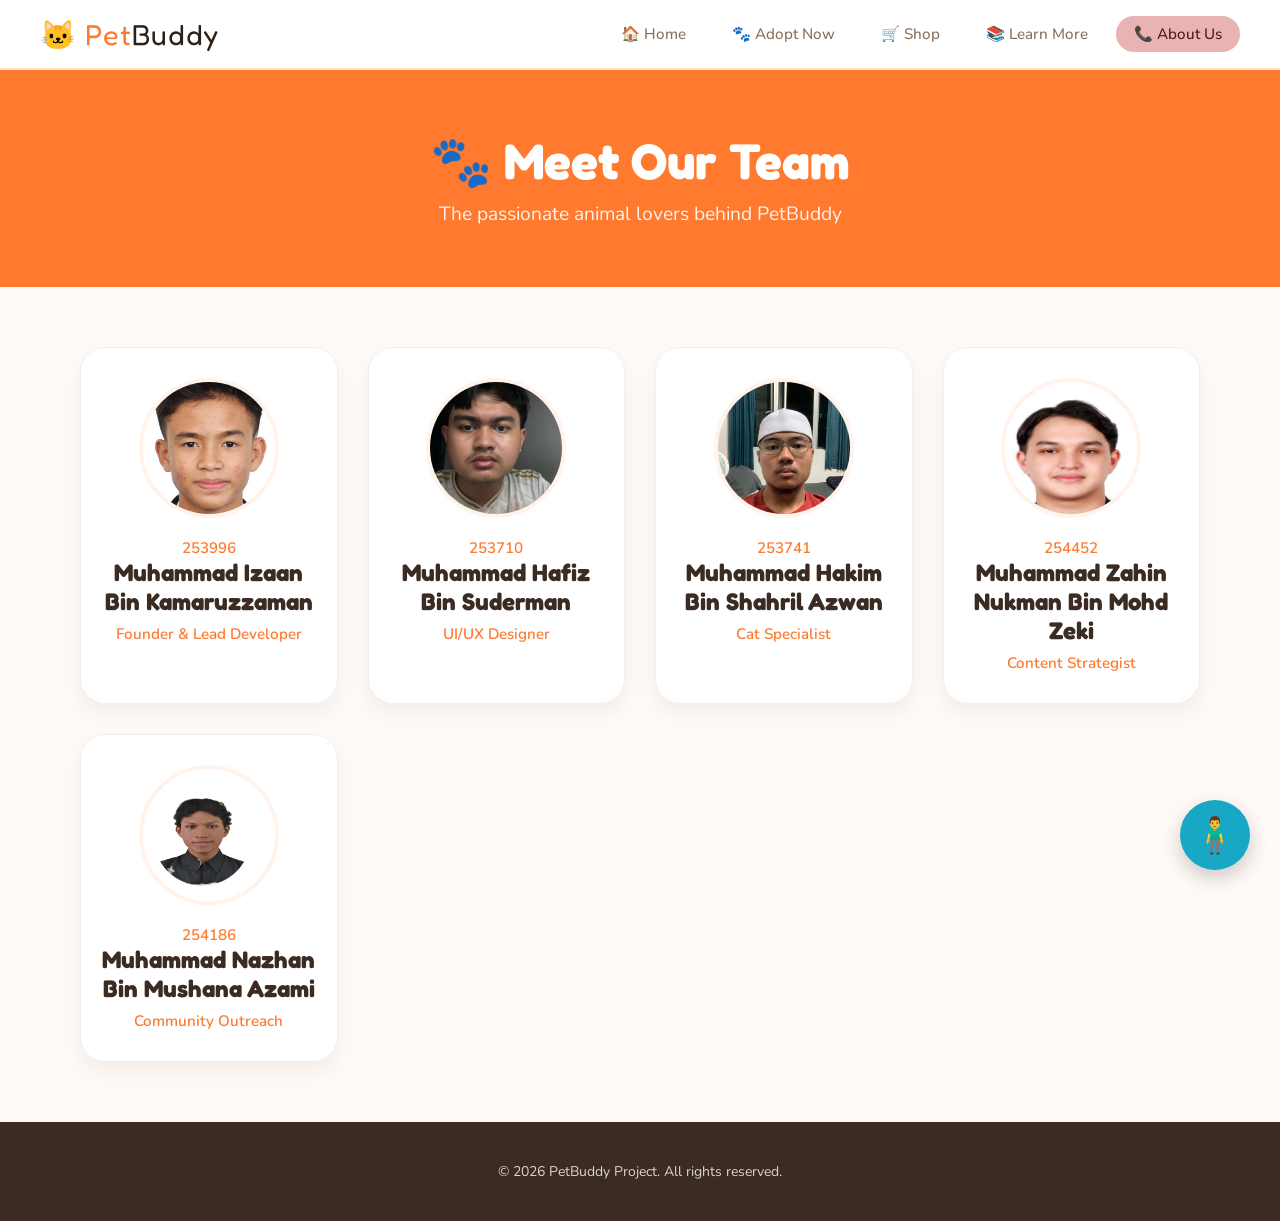
<file: about.html>
<!DOCTYPE html>
<html lang="en">
<head>
    <meta charset="UTF-8">
    <meta name="viewport" content="width=device-width, initial-scale=1.0">
    <title>About Us - PetBuddy 🐱</title>
    
    <link href="https://fonts.googleapis.com/css2?family=Fredoka+One&family=Nunito:wght@400;600&display=swap" rel="stylesheet">
    
    <link rel="stylesheet" href="navbar.css">
    <link rel="stylesheet" href="oku.css">
    <link rel="stylesheet" href="about.css">
</head>
<body>

    <div id="navbar-container"></div>

    <header class="about-hero">
        <h1 class="header-text">🐾 Meet Our Team</h1>
        <p>The passionate animal lovers behind PetBuddy</p>
    </header>

    <main class="container">
        <section class="team-grid">
            <div class="team-card">
                <div class="member-image">
                    <img src="image/Izaan.jpeg" alt="Team Member 1">
                </div>
                <p class="role">253996</p>
                <h3>Muhammad Izaan Bin Kamaruzzaman</h3>
                <p class="role">Founder & Lead Developer</p>
            </div>

            <div class="team-card">
                <div class="member-image">
                    <img src="image/Hafiz.jpeg" alt="Team Member 2">
                </div>
                <p class="role">253710</p>
                <h3>Muhammad Hafiz Bin Suderman</h3>
                <p class="role">UI/UX Designer</p>
            </div>

            <div class="team-card">
                <div class="member-image">
                    <img src="image/Hakim.jpeg" alt="Team Member 3">
                </div>
                <p class="role">253741</p>
                <h3>Muhammad Hakim Bin Shahril Azwan</h3>
                <p class="role">Cat Specialist</p>
            </div>

            <div class="team-card">
                <div class="member-image">
                    
                    <img src="image/Zahin.jpeg" alt="Team Member 4">
                </div>
                <p class="role">254452</p>
                <h3>Muhammad Zahin Nukman Bin Mohd Zeki</h3>
                <p class="role">Content Strategist</p>
            </div>

            <div class="team-card">
                <div class="member-image">
                    
                    <img src="image/Nazhan.jpeg" alt="Team Member 5">
                </div>
                <p class="role">254186</p>
                <h3>Muhammad Nazhan Bin Mushana Azami</h3>
                <p class="role">Community Outreach</p>
            </div>
        </section>
    </main>

    <footer class="about-footer">
        <p class="copyright">&copy; 2026 PetBuddy Project. All rights reserved.</p>
    </footer>

    <script src="navbar.js"></script>
    <script src="oku.js"></script>
</body>
</html>
</file>
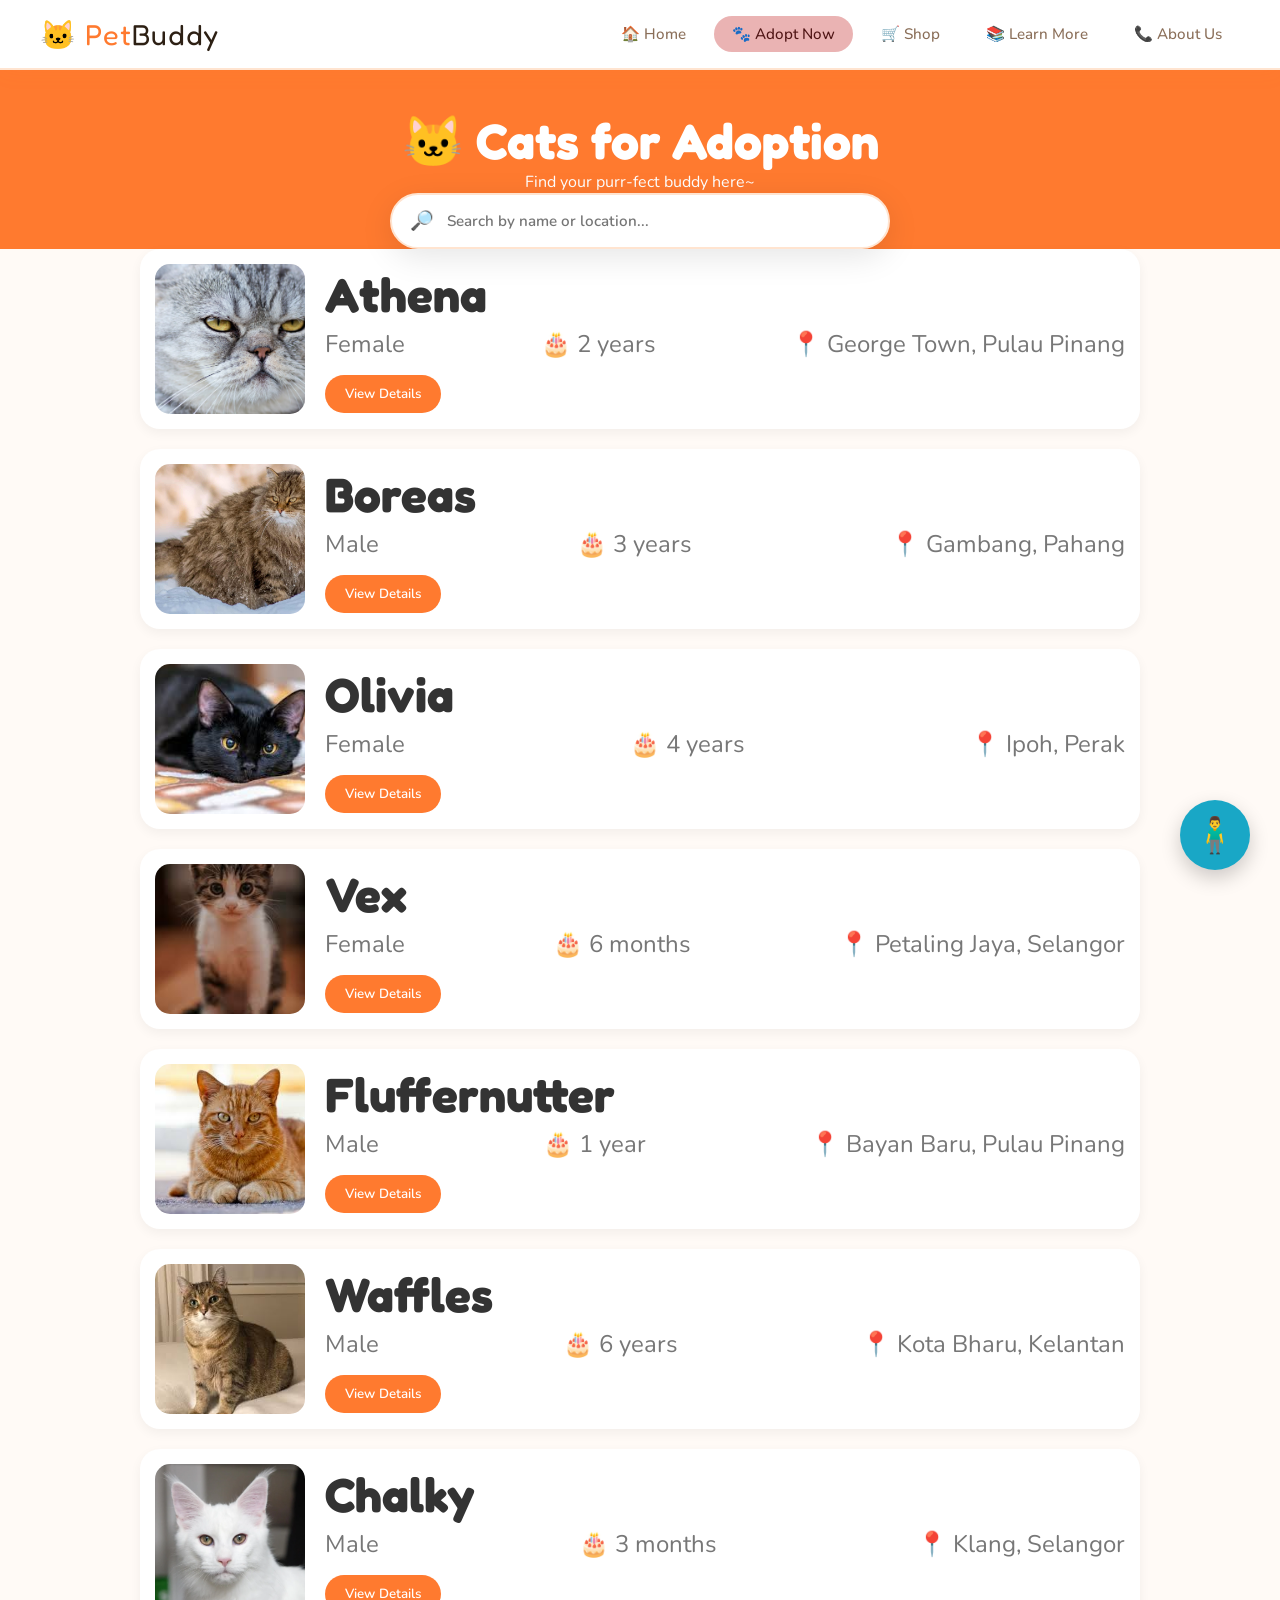
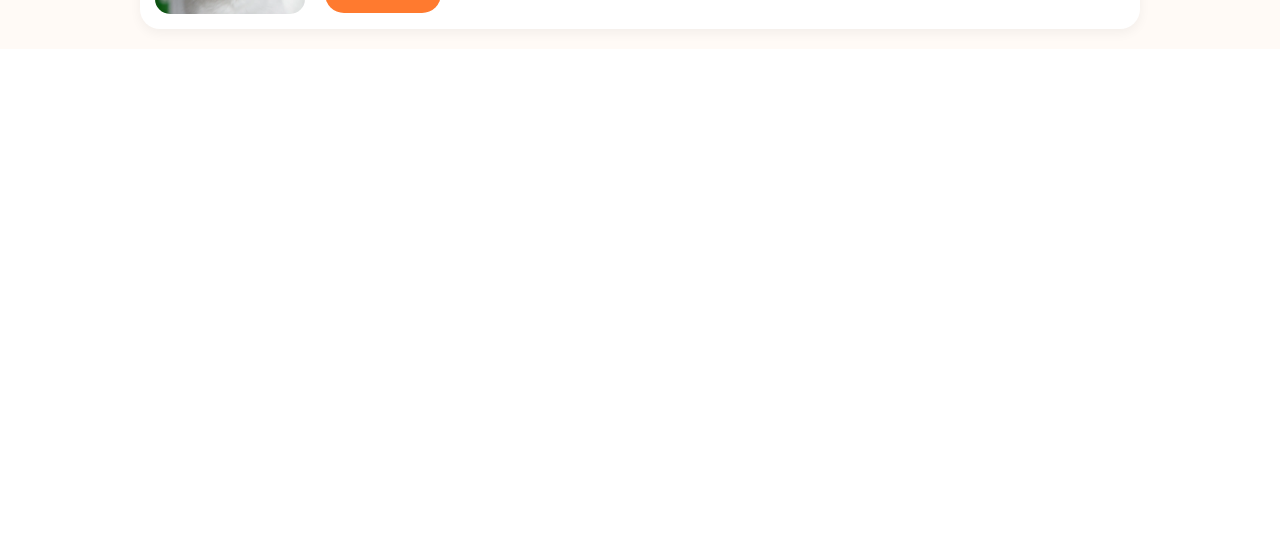
<file: Catalogue.html>
<!DOCTYPE html>
<html lang="en"> <head>
    <meta charset="UTF-8">
    <meta name="viewport" content="width=device-width, initial-scale=1.0">
    <link rel="stylesheet" href="navbar.css">
    <link rel="stylesheet" href="catalogueStyle.css">
    <title>PetBuddy 🐱 - Find Your Purr-fect friend!</title>
    <link rel="stylesheet" href="oku.css" />
     <link href="https://fonts.googleapis.com/css2?family=Fredoka+One&family=Nunito:wght@400;600&display=swap"
        rel="stylesheet" />
    <div id="navbar-container"></div>
    <title>Browse - Cats</title>
</head>

<body>

    <main id="adopt">
        
        <header class="catalogue-header">
            <h1 class="header-text">🐱 Cats for Adoption </h1>
            <p>Find your purr-fect buddy here~</p>
            
            <div class="search-container-box" role="search"> 
                <div class="search-wrapper">
                    <div id="suggestionsBox" class="suggest-drop" role="listbox" aria-label="Search suggestions"></div>
                    <span class="search-icon" aria-hidden="true">🔎</span> <input class="search-bar" id="searchInput" type="search" placeholder="Search by name or location..." oninput="filterCats(); showSuggestions();"
                        autocomplete="off" aria-label="Search for cats by name or location">
                </div>
            </div>
        </header>

        <section class="cats-cards" id="catsCard" aria-label="Available cats container">
            </section>

        <div style="height: 500px; background: white;" aria-hidden="true"></div>

    </main>

    <div id="catModal" class="modal" role="dialog" aria-modal="true" aria-hidden="true">
        <div class="modal-content">
            <button class="close-btn" onclick="closePopup()" aria-label="Close details popup" type="button">&times;</button>
            <article id="modalBody">
                </article>
        </div>
    </div>

    <script src="navbar.js"></script>
    <script src="catalogueScript.js"></script>
    <script src="oku.js"></script>
</body>

</html>
</file>
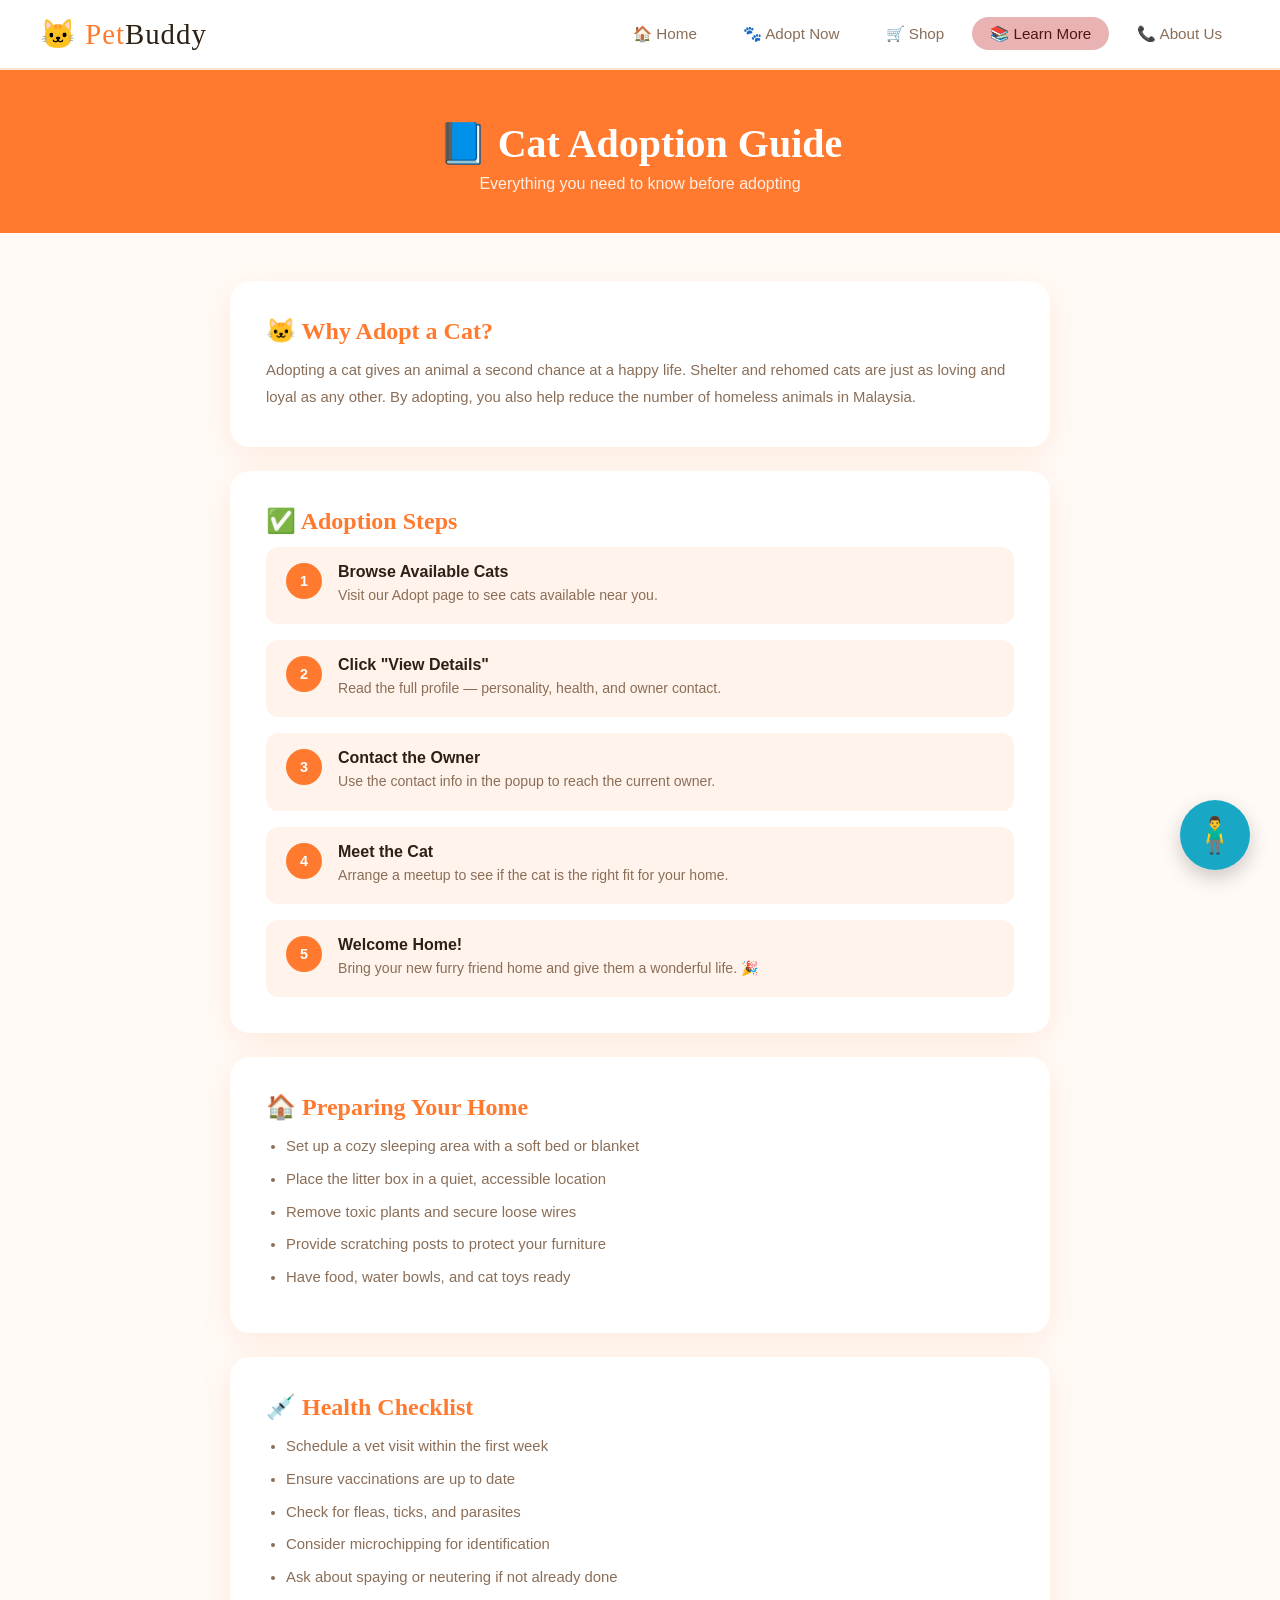
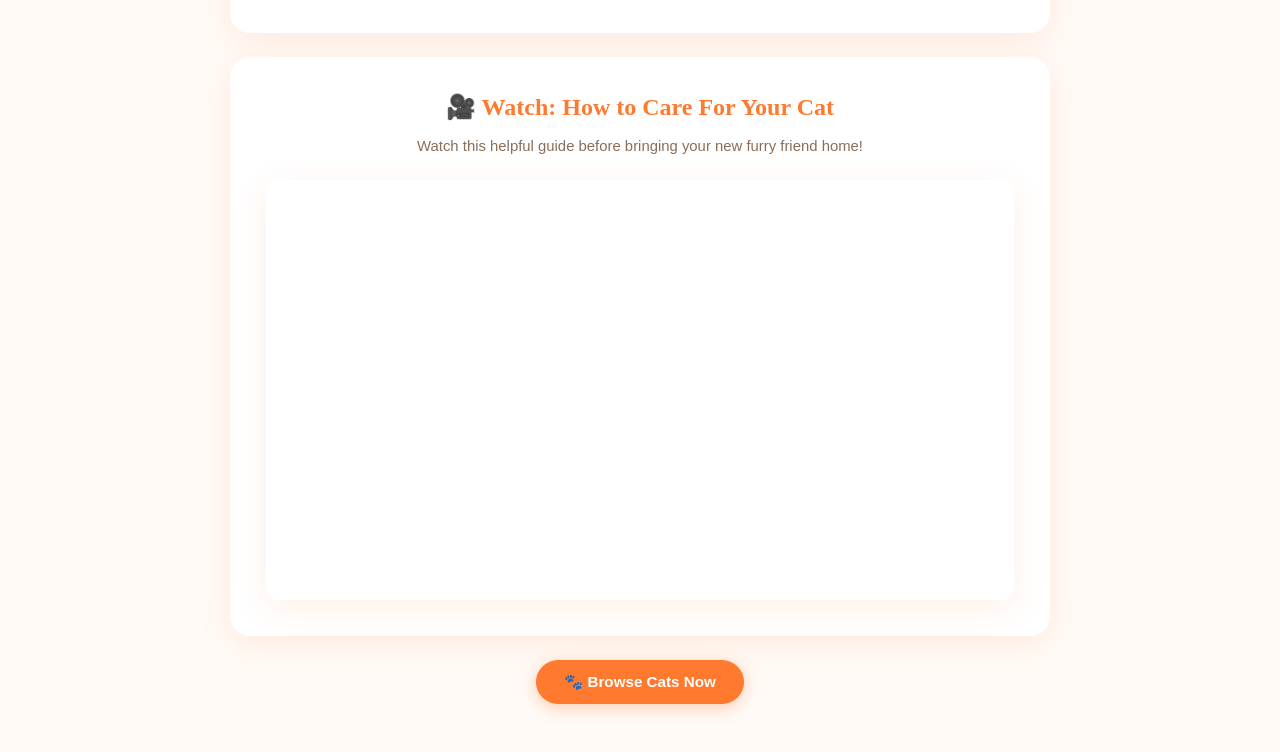
<file: learnmore.html>
<!DOCTYPE html>
<html lang="en">

<head>
    <meta charset="UTF-8">
    <meta name="viewport" content="width=device-width, initial-scale=1.0">
    <title>😺 PetBuddy</title>
    <link href="https://fonts.googleapis.com/css2?family=Fredoka+One&family=Nunito:wght@400;600&display=swap" />
    <link rel="stylesheet" href="navbar.css">
    <link rel="stylesheet" href="learnmore.css">
    <link rel="stylesheet" href="oku.css">
</head>

<body>
    <div id="navbar-container"></div>
    <div id="info" class="page">
        <div class="page-header">
            <h1>📘 Cat Adoption Guide</h1>
            <p>Everything you need to know before adopting</p>
        </div>
        <div class="info-page">
            <div class="info-card">
                <h2>🐱 Why Adopt a Cat?</h2>
                <p>Adopting a cat gives an animal a second chance at a happy life. Shelter and rehomed cats are just as
                    loving and loyal as any other. By adopting, you also help reduce the number of homeless animals in
                    Malaysia.</p>
            </div>
            <div class="info-card">
                <h2>✅ Adoption Steps</h2>
                <div class="steps">
                    <div class="step">
                        <div class="step-num">1</div>
                        <div class="step-text"><strong>Browse Available Cats</strong>
                            <p>Visit our Adopt page to see cats available near you.</p>
                        </div>
                    </div>
                    <div class="step">
                        <div class="step-num">2</div>
                        <div class="step-text"><strong>Click "View Details"</strong>
                            <p>Read the full profile — personality, health, and owner contact.</p>
                        </div>
                    </div>
                    <div class="step">
                        <div class="step-num">3</div>
                        <div class="step-text"><strong>Contact the Owner</strong>
                            <p>Use the contact info in the popup to reach the current owner.</p>
                        </div>
                    </div>
                    <div class="step">
                        <div class="step-num">4</div>
                        <div class="step-text"><strong>Meet the Cat</strong>
                            <p>Arrange a meetup to see if the cat is the right fit for your home.</p>
                        </div>
                    </div>
                    <div class="step">
                        <div class="step-num">5</div>
                        <div class="step-text"><strong>Welcome Home!</strong>
                            <p>Bring your new furry friend home and give them a wonderful life. 🎉</p>
                        </div>
                    </div>
                </div>
            </div>
            <div class="info-card">
                <h2>🏠 Preparing Your Home</h2>
                <ul>
                    <li>Set up a cozy sleeping area with a soft bed or blanket</li>
                    <li>Place the litter box in a quiet, accessible location</li>
                    <li>Remove toxic plants and secure loose wires</li>
                    <li>Provide scratching posts to protect your furniture</li>
                    <li>Have food, water bowls, and cat toys ready</li>
                </ul>
            </div>
            <div class="info-card">
                <h2>💉 Health Checklist</h2>
                <ul>
                    <li>Schedule a vet visit within the first week</li>
                    <li>Ensure vaccinations are up to date</li>
                    <li>Check for fleas, ticks, and parasites</li>
                    <li>Consider microchipping for identification</li>
                    <li>Ask about spaying or neutering if not already done</li>
                </ul>
            </div>
            <!-- VIDEO SECTION -->
          <div class="info-card video-card">
            <h2>🎥 Watch: How to Care For Your Cat</h2>
                <p class="video-desc">Watch this helpful guide before bringing your new furry friend home!</p>
            <div class="video-wrapper">
         <iframe 
         width="100%" height="100%" src="https://www.youtube.com/embed/TqRhrC-tPwg?si=ArzliEdldBMuUJTi" 
         title="YouTube video player" frameborder="0" allow="accelerometer; autoplay; clipboard-write; 
         encrypted-media; gyroscope; picture-in-picture; web-share" referrerpolicy="strict-origin-when-cross-origin" allowfullscreen>
        </iframe>
       </div>
   </div>
   
            <div style="text-align:center;margin-top:8px;">
                <button class="btn btn-primary" onclick="showPage('catalogue',null)">🐾 Browse Cats Now</button>
            </div>
        </div>
    </div>

    <script src="navbar.js"></script>
    <script src="home.js"></script>
    <script src="oku.js"></script>
</body>

</html>
</file>
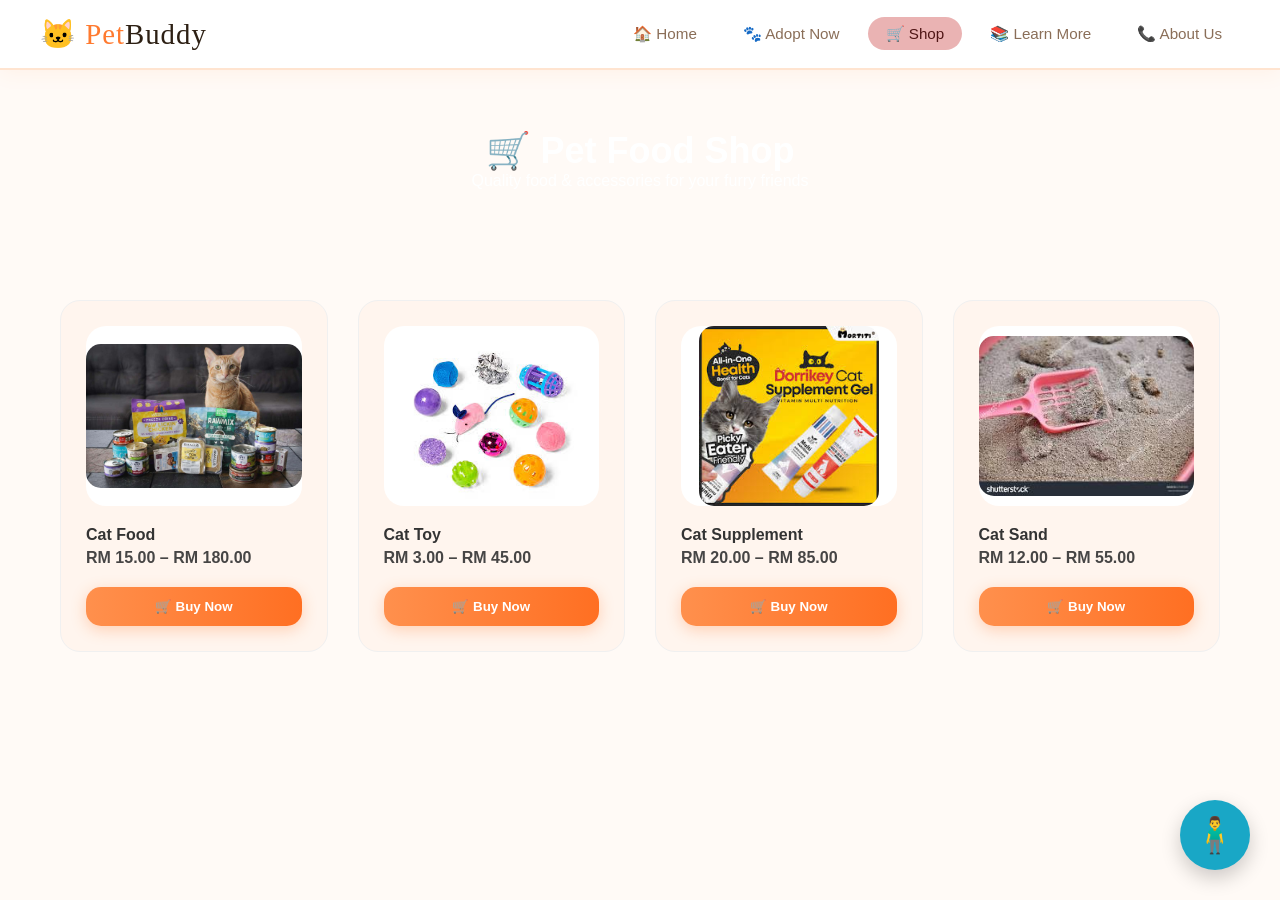
<file: shop.html>
<!DOCTYPE html>
<html lang="en">
<head>
    <meta charset="UTF-8">
    <meta name="viewport" content="width=device-width, initial-scale=1.0">
    <title>Pet Food Shop</title>
    <!-- Google Fonts -->
    <link href="https://fonts.googleapis.com/css2?family=Fredoka+One&family=Nunito:wght@400;600&display=swap"/>
    <!-- Prerequisite Stylesheets -->
    <link rel="stylesheet" href="navbar.css">
    <link rel="stylesheet" href="oku.css">
    <link rel="stylesheet" href="shop.css">
</head>
<body>

    <!-- Shared Navbar Target Container -->
    <div id="navbar-container"></div>

    <!-- Shop Hero Section -->
    <header class="hero">
        <h1>🛒 Pet Food Shop</h1>
        <p>Quality food & accessories for your furry friends</p>
    </header>

    <!-- Main Grid Container -->
    <div class="container">
        <!-- Card 1: Cat Food -->
        <div class="card">
            <div class="image-container">
                <img src="image/food.jpg" alt="Cat Food">
            </div>
            <h3>Cat Food</h3>
            <p class="price">RM 15.00 – RM 180.00</p>
            <button class="buy-btn" data-keyword="cat food">🛒 Buy Now</button>
        </div>

        <!-- Card 2: Cat Toy -->
        <div class="card">
            <div class="image-container">
                <img src="image/toy.jpg" alt="Cat Toy">
            </div>
            <h3>Cat Toy</h3>
            <p class="price">RM 3.00 – RM 45.00</p>
            <button class="buy-btn" data-keyword="cat toy">🛒 Buy Now</button>
        </div>

        <!-- Card 3: Cat Supplement -->
        <div class="card">
            <div class="image-container">
                <img src="image/supplement.jpg" alt="Cat Supplement">
            </div>
            <h3>Cat Supplement</h3>
            <p class="price">RM 20.00 – RM 85.00</p>
            <button class="buy-btn" data-keyword="cat supplement">🛒 Buy Now</button>
        </div>

        <!-- Card 4: Cat Sand -->
        <div class="card">
            <div class="image-container">
                <img src="image/sand.jpg" alt="Cat Sand">
            </div>
            <h3>Cat Sand</h3>
            <p class="price">RM 12.00 – RM 55.00</p>
            <button class="buy-btn" data-keyword="cat sand">🛒 Buy Now</button>
        </div>
    </div>

    <!-- Script Execution Stack -->
    <script src="navbar.js"></script>
    <script src="shop.js"></script>
    <script src="oku.js"></script>
</body>
</html>
</file>
<file: navbar.css>
:root {
    --orange: #FF7A2F;
    --orange-light: #FF9A5C;
    --orange-dark: #E05A10;
    --orange-pale: #FFF3EC;
    --cream: #FFFAF6;
    --white: #FFFFFF;
    --text: #2D2014;
    --text-muted: #8A6E58;
}

/*Making every font the same for the navigation bar*/
/* Target the container housing your navbar string elements */

.logo-text {
    font-family: 'Fredoka One', cursive !important;
    font-weight: normal, !important;
    /* Fredoka One is naturally ultra-bold, forcing bold can distort it */
}

* {
    margin: 0;
    padding: 0;
    box-sizing: border-box;
}

body {
    font-family: 'Nunito', sans-serif;
    background: var(--cream);
    color: var(--text);
}

#navbar-container {
    width: 100%;
}

nav {
    position: sticky;
    top: 0;
    z-index: 1000;

    display: flex;
    justify-content: space-between;
    align-items: center;

    height: 70px;
    width: 100%;
    padding: 0 40px;

    background: rgba(255, 255, 255, 0.92);
    backdrop-filter: blur(16px);

    border-bottom: 2px solid #FFE4D0;

    box-shadow: 0 2px 20px rgba(255, 122, 47, 0.08);
}

.logo {
    font-family: 'Fredoka One', cursive;
    font-size: 1.8rem;
    color: var(--orange);
    letter-spacing: 1px;
}

.logo span {
    color: var(--text);
}

.nav-links {
    display: flex;
    gap: 10px;
    list-style: none;

}

.nav-links li {
    list-style: none;
}

.nav-links a {
    text-decoration: none;
    font-family: 'Nunito', sans-serif;
    font-size: 0.95rem;
    font-weight: 500 !important;

    color: var(--text-muted);

    padding: 8px 18px;
    border-radius: 50px;

    transition: all 0.25s ease;
}

.nav-links a:hover,
.nav-links a.active {
    background: hsl(0, 56%, 81%);
    color: hsl(0, 56%, 20%);
}


@media (max-width: 768px) {

    nav {
        padding: 0 20px;
        flex-direction: column;
        height: auto;
        padding-top: 15px;
        padding-bottom: 15px;
        gap: 10px;
    }

    .nav-links {
        flex-wrap: wrap;
        justify-content: center;
    }

    .logo {
        font-size: 1.5rem;
    }

    .nav-links a {
        font-size: 0.9rem;
        padding: 6px 14px;
    }
}
</file>
<file: oku.css>
/* ACCESSIBILITY BUTTON */
.accessibility-btn {

    position: fixed;

    bottom: 30px;
    right: 30px;

    width: 70px;
    height: 70px;

    border-radius: 50%;

    background: #19a7c6;

    display: flex;
    justify-content: center;
    align-items: center;

    font-size: 35px;

    color: white;

    cursor: pointer;

    box-shadow: 0 8px 20px rgba(0, 0, 0, 0.2);

    z-index: 9999;

    transition: 0.3s;
}

.accessibility-btn:hover {

    transform: scale(1.1);

}

/* MENU */
.accessibility-menu {

    position: fixed;

    bottom: 115px;
    right: 30px;

    width: 250px;

    background: white;

    padding: 20px;

    border-radius: 20px;

    box-shadow: 0 10px 25px rgba(0, 0, 0, 0.15);

    display: none;

    z-index: 9999;
}

/* SHOW MENU */
.accessibility-menu.show {

    display: block;

}

.accessibility-menu h3 {

    margin-bottom: 15px;

}

/* MENU BUTTONS */
.accessibility-menu button {

    width: 100%;

    padding: 12px;

    margin-top: 10px;

    border: none;

    border-radius: 10px;

    background: #19a7c6;

    color: white;

    cursor: pointer;

    font-size: 16px;

    transition: 0.3s;
}

.accessibility-menu button:hover {

    background: #1487a0;

}
</file>
<file: about.css>
/* Base Reset */
* {
    margin: 0;
    padding: 0;
    box-sizing: border-box;
}

body {
    font-family: 'Nunito', sans-serif;
    background-color: #FFFAF6; /* Same as --cream in home.css */
    color: #2D2014;
    overflow-x: hidden;
}

/* Hero Section Styles (Matching Catalogue Header) */
.about-hero {
    display: flex;
    flex-direction: column;
    align-items: center;
    justify-content: center;
    background-color: #ff7a2f; /* Brand Orange */
    width: 100%;
    padding: 60px 20px;
    text-align: center;
}

.header-text {
    color: white;
    font-family: 'Fredoka One', cursive;
    font-size: 50px;
    margin-bottom: 10px;
}

.about-hero p {
    color: white;
    font-size: 1.2rem;
    opacity: 0.9;
}

/* Container & Grid Layout */
.container {
    max-width: 1200px;
    margin: 60px auto;
    padding: 0 40px;
}

.team-grid {
    display: grid;
    grid-template-columns: repeat(auto-fit, minmax(220px, 1fr));
    gap: 30px;
    justify-content: center;
}

/* Team Card Styles (Matching Catalogue & Shop Cards) */
.team-card {
    background: white;
    border-radius: 25px;
    padding: 30px 20px;
    text-align: center;
    box-shadow: 0 10px 20px rgba(0, 0, 0, 0.05);
    transition: transform 0.3s, box-shadow 0.3s;
    border: 1px solid #F0F0F0;
}

.team-card:hover {
    transform: translateY(-10px);
    box-shadow: 0 16px 48px rgba(255, 122, 47, 0.15);
}

.member-image {
    width: 140px;
    height: 140px;
    margin: 0 auto 20px;
    border-radius: 50%; /* Circular images for team members */
    overflow: hidden;
    border: 4px solid #FFF3EC;
}

.member-image img {
    width: 100%;
    height: 100%;
    object-fit: cover;
}

.team-card h3 {
    font-family: 'Fredoka One', cursive;
    color: #3b2b22;
    font-size: 1.5rem;
    margin-bottom: 8px;
}

.role {
    font-size: 0.95rem;
    color: #ff7a2f;
    font-weight: 600;
}

/* Footer style from home.css */
.about-footer {
    padding: 40px;
    text-align: center;
    background: #3b2b22;
    color: white;
    margin-top: 60px;
}

.copyright {
    font-size: 14px;
    opacity: 0.8;
}

/* Responsive adjustments */
@media (max-width: 768px) {
    .header-text {
        font-size: 36px;
    }
    
    .team-grid {
        grid-template-columns: repeat(auto-fit, minmax(200px, 1fr));
    }
}
</file>
<file: catalogueStyle.css>
body {
    overflow-x: hidden;
}

.catalogue-header {
    display: flex;
    flex-direction: column;
    align-items: center;
    /*Horizontal alignment*/
    justify-content: center;
    /*Vertical alignment*/
    background-color: #ff7a2f;
    width: 100%;
    padding: 40px 20px;
}

.catalogue-header p {
    color: white;
    text-shadow: black;
    font-family: 'Nunito', sans-serif;
}

/*Search box styling*/

.search-container-box {
    width: 100%;
    display: flex;
    justify-content: center;
}

.search-wrapper {
    position: relative;
    /* This is the anchor */
    width: 90%;
    max-width: 500px;
    /* Keeps the bar from getting too long */
    margin-bottom: -40px;
    z-index: 10;
    color: initial;
}

/*Suggestion box*/
.suggest-drop {
    position: absolute;
    top: 54px;
    /* Directly below the input */
    left: 0;
    right: 0;
    width: 100%;
    background: white;
    border: 1px solid #ddd;
    border-top: none;
    border-radius: 0 0 15px 15px;
    box-shadow: 0 8px 16px rgba(0, 0, 0, 0.1);
    z-index: 1000;
    max-height: 200px;
    overflow-y: auto;
    display: none;
    /* Hidden by default */
}

.suggest-item {
    padding: 12px 20px;
    cursor: pointer;
    border-bottom: 1px solid #f9f9f9;
    color: #333;
}

.suggest-item:hover {
    background-color: #fff5f0;
    /* Light orange tint */
    color: #ff7a2f;
}

/* COMBINED & CLEANED VERSION - Replace both of your  blocks with this: */
.search-bar {
    width: 100%;
    padding: 16px 24px 16px 55px;
    border-radius: 50px;
    border: 2px solid #FFE4D0;
    background: white;
    box-shadow: 0 8px 32px rgba(0, 0, 0, 0.1);
    outline: none;
    font-family: 'Nunito', sans-serif;
    font-size: 0.95rem;
    font-weight: 600;
    transition: border-color 0.2s;
    color: #333;
}

.search-icon {
    position: absolute;
    top: 50%;                  
    left: 20px;
    transform: translateY(-50%);
    font-size: 1.2rem;
    z-index: 10;
    /* Always make it on top of the input */
}

.header-text {
    color: white;
    font-family: 'Fredoka One', cursive;
    font-size: 50px;
}

/*Cat cards styling*/

.cat-card {
    display: flex;
    align-items: center;
    justify-content: center;
    width: 90%;
    max-width: 1000px;
    margin: 0 auto 20px auto;
    height: auto;
    background: white;
    border-radius: 20px;
    padding: 15px;
    margin-bottom: 20px;
    box-shadow: 0 4px 12px rgba(0, 0, 0, 0.05);
    cursor: pointer;
    transition: 0.3s;
}

.cat-card:hover {
    transform: scale(1.02);
    box-shadow: 0 6px 18px rgba(255, 122, 47, 0.2);
}

.cat-image div {
    width: 100px;
    height: 100px;
    border-radius: 12px;
    object-fit: cover;
    margin-right: 20px;
}

.cat-image {
    width: 150px;
    height: 150px;
    flex-shrink: 0;
    overflow: hidden;
    border-radius: 15px;
    margin-right: 20px;
}

/*photo inside card*/
.cat-image img {
    width: 100%;
    height: 100%;
    object-fit: cover;
    /* Crops the image to fit perfectly without stretching */
    display: block;
}

.cat-info {
    display: flex;
    flex-direction: column;
    justify-content: center;
    flex-grow: 1;
    /* Takes up the remaining space */
}

.cat-info h3 {
    font-family: 'Fredoka One', cursive;
    color: #333;
    font-size: 3rem;
    margin-bottom: 5px;
}

.cat-row-meta {
    display: flex;
    justify-content: space-between;
    align-items: center;
    color: #777;
    font-size: 1.5rem;
}

/*View details Popup function*/

.view-details-button {
    margin-top: 15px;
    padding: 10px 20px;
    background-color: #ff7a2f;
    color: white;
    border: none;
    border-radius: 25px;
    font-family: 'Nunito', sans-serif;
    font-weight: 600;
    cursor: pointer;
    transition: all 0.3s ease;
    width: fit-content;
    /* Keeps the button from stretching too wide */
}

.view-details-button:hover {
    background-color: #e66a25;
    transform: scale(1.05);
    box-shadow: 0 4px 10px rgba(255, 122, 47, 0.3);
}

.popup-text {
    font-family: 'Fredoka One';
    color: #333;
}

.popup-meta {
    display: flex;
    gap: 20px;
    margin: 30px 0;
    color: #666;
}

.modal {
    display: none;
    position: fixed;
    z-index: 9999;
    left: 0;
    top: 0;
    width: 100%;
    height: 100%;
    background-color: rgba(0, 0, 0, 0.5);
    justify-content: center;
    align-items: center;
}

.modal-content {
    background-color: white;
    margin: 10% auto;
    padding: 30px;
    border-radius: 20px;
    width: 80%;
    max-width: 500px;
    position: relative;
    animation: slideDown 0.3s ease;
    margin-top: -2px;
}

.modal-image {
    width: 100%;
    height: 250px;
    object-fit: cover;
    border-radius: 15px;
    margin-bottom: 15px;
}

@keyframes slideDown {
    from {
        transform: translateY(-50px);
        opacity: 0;
    }

    to {
        transform: translateY(0);
        opacity: 1;
    }
}

.close-btn {
    position: absolute;
    right: 20px;
    top: 15px;
    font-size: 28px;
    cursor: pointer;
}
</file>
<file: learnmore.css>
:root {
            --orange: #FF7A2F;
            --orange-light: #FF9A5C;
            --orange-dark: #E05A10;
            --orange-pale: #FFF3EC;
            --cream: #FFFAF6;
            --white: #FFFFFF;
            --text: #2D2014;
            --text-muted: #8A6E58;
            --shadow: 0 8px 32px rgba(255, 122, 47, 0.12);
            --shadow-hover: 0 16px 48px rgba(255, 122, 47, 0.22);
            --radius: 20px;
            --radius-sm: 12px;
        }

        * {
            margin: 0;
            padding: 0;
            box-sizing: border-box;
            font-family: 'Nunito', sans-serif;
        }

         body {
            font-family: 'Nunito', sans-serif;
            background: var(--cream);
            color: var(--text);
            overflow-x: hidden;
        }

       .info-page {
            max-width: 900px;
            margin: 0 auto;
            padding: 48px 40px;
        }

        .info-card {
            background: white;
            border-radius: var(--radius);
            padding: 36px;
            box-shadow: var(--shadow);
            margin-bottom: 24px;
        }

        .info-card h2 {
            font-family: 'Fredoka One', cursive;
            font-size: 1.5rem;
            color: var(--orange);
            margin-bottom: 12px;
        }

        .info-card p,
        .info-card li {
            color: var(--text-muted);
            font-size: 0.93rem;
            line-height: 1.8;
        }

        .info-card ul {
            padding-left: 20px;
        }

        .info-card li {
            margin-bottom: 6px;
        }

        .steps {
            counter-reset: step;
            display: flex;
            flex-direction: column;
            gap: 16px;
        }

        .step {
            display: flex;
            align-items: flex-start;
            gap: 16px;
            background: var(--orange-pale);
            border-radius: var(--radius-sm);
            padding: 16px 20px;
        }

        .step-num {
            width: 36px;
            height: 36px;
            background: var(--orange);
            color: white;
            border-radius: 50%;
            display: flex;
            align-items: center;
            justify-content: center;
            font-weight: 800;
            font-size: 0.9rem;
            flex-shrink: 0;
        }

        .step-text strong {
            display: block;
            font-weight: 800;
            margin-bottom: 2px;
        }

        .step-text p {
            font-size: 0.88rem;
            color: var(--text-muted);
        }

         

        .page.active {
            display: block;
            animation: fadeIn 0.4s ease;
        }

        @keyframes fadeIn {
            from {
                opacity: 0;
                transform: translateY(12px);
            }

            to {
                opacity: 1;
                transform: translateY(0);
            }
        }

           
        .btn {
            display: inline-flex;
            align-items: center;
            gap: 8px;
            padding: 13px 28px;
            border-radius: 50px;
            font-family: 'Nunito', sans-serif;
            font-weight: 800;
            font-size: 0.95rem;
            cursor: pointer;
            border: none;
            transition: all 0.25s;
            text-decoration: none;
        }

        .btn-primary {
            background: var(--orange);
            color: white;
            box-shadow: 0 4px 16px rgba(255, 122, 47, 0.35);
        }

        .btn-primary:hover {
            background: var(--orange-dark);
            transform: translateY(-2px);
            box-shadow: 0 8px 24px rgba(255, 122, 47, 0.45);
        }

        .btn-outline {
            background: white;
            color: var(--orange);
            border: 2px solid var(--orange);
        }

        .btn-outline:hover {
            background: var(--orange-pale);
            transform: translateY(-2px);
        }

        .btn-white {
            background: white;
            color: var(--orange);
        }

        .btn-white:hover {
            background: var(--orange-pale);
            transform: translateY(-2px);
        }

.page-header {
            background: var(--orange);
            padding: 50px 40px 40px;
            text-align: center;
            color: white;
        }

        .page-header h1 {
            font-family: 'Fredoka One', cursive;
            font-size: 2.5rem;
            margin-bottom: 8px;
        }

        .page-header p {
            opacity: 0.88;
            font-size: 1rem;
        }


        /* Video Card */
.video-card {
    text-align: center;
}

.video-desc {
    color: var(--text-muted);
    font-size: 0.93rem;
    margin-bottom: 20px;
}

/* Makes video responsive */
.video-wrapper {
    position: relative;
    padding-bottom: 56.25%; /* 16:9 ratio */
    height: 0;
    overflow: hidden;
    border-radius: var(--radius-sm);
    box-shadow: var(--shadow);
}

.video-wrapper iframe {
    position: absolute;
    top: 0;
    left: 0;
    width: 100%;
    height: 100%;
    border-radius: var(--radius-sm);
}

          @media (max-width: 768px) {
            nav {
                padding: 0 16px;
            }

            .footer-inner {
                grid-template-columns: 1fr;
            }

            .info-inner {
                grid-template-columns: 1fr;
            }

            .action-section,
            .cats-section,
            .form-section,
            .shop-section {
                padding: 32px 16px;
            }

            .form-grid {
                grid-template-columns: 1fr;
            }

            .popup-grid {
                grid-template-columns: 1fr;
            }

            .popup-body {
                padding: 20px;
            }

            .page-header {
                padding: 40px 20px 32px;
            }

            .hero h1 {
                font-size: 2rem;
            }
        }
</file>
<file: shop.css>
/* Document Root Defaults */
html {
    font-size: 16px;
}

/* Base Global Reset */
* {
    margin: 0;
    padding: 0;
    box-sizing: border-box;
    font-family: 'Poppins', sans-serif;
}

/* Layout Grid System */
.container {
    max-width: 1200px;
    margin: 50px auto;
    padding: 0 20px;
    display: grid;
    grid-template-columns: repeat(auto-fit, minmax(250px, 1fr));
    gap: 30px;
}

.container h1 {
    font-size: 36px;
    display: flex;
    justify-content: center;
    align-items: center;
    gap: 15px;
    margin-bottom: 10px;
}

.container p {
    opacity: 0.9;
    font-size: 16px;
}

/* Showcase Headers */
.hero {
    background: linear-gradient(#FF7A2D 100%);
    padding: 60px 20px;
    text-align: center;
    color: white;
}

.hero h1 {
    font-size: 2.25rem;
}

.hero p {
    font-size: 1rem;
}

/* Product Structural Cards */
.card {
    background-color: #FFF5EE;
    border-radius: 20px;
    padding: 25px;
    color: #333;
    transition: 0.3s;
    border: 1px solid #F0F0F0;
}

.card:hover {
    transform: translateY(-5px);
}

.card h3 {
    font-size: 16px;
    margin-bottom: 5px;
    font-weight: 700;
}

/* Fluid Asset Containers */
.image-container {
    background-color: white;
    height: 180px;
    border-radius: 20px;
    display: flex;
    justify-content: center;
    align-items: center;
    margin-bottom: 20px;
    font-size: 60px; /* Backup asset node layout */
}

.image-container img {
    max-height: 100%;
    max-width: 100%;
    border-radius: 15px;
    object-fit: contain;
}

/* Text Metrics & Metadata */
.badge {
    display: inline-block;
    background: #FFF5EE;
    color: #D4A373;
    padding: 4px 12px;
    border-radius: 8px;
    font-size: 11px;
    font-weight: 600;
    margin-bottom: 10px;
}

.price {
    font-size: 0.95rem;
    color: #333;
    font-weight: 700;
    margin-bottom: 20px;
}

/* Primary Form Action Components */
.buy-btn {
    width: 100%;
    background: linear-gradient(to right, #FF904D, #FF6F22);
    color: white;
    border: none;
    padding: 12px;
    border-radius: 15px;
    font-weight: 600;
    cursor: pointer;
    display: flex;
    justify-content: center;
    align-items: center;
    gap: 10px;
    box-shadow: 0 4px 15px rgba(255, 122, 45, 0.3);
}
</file>
